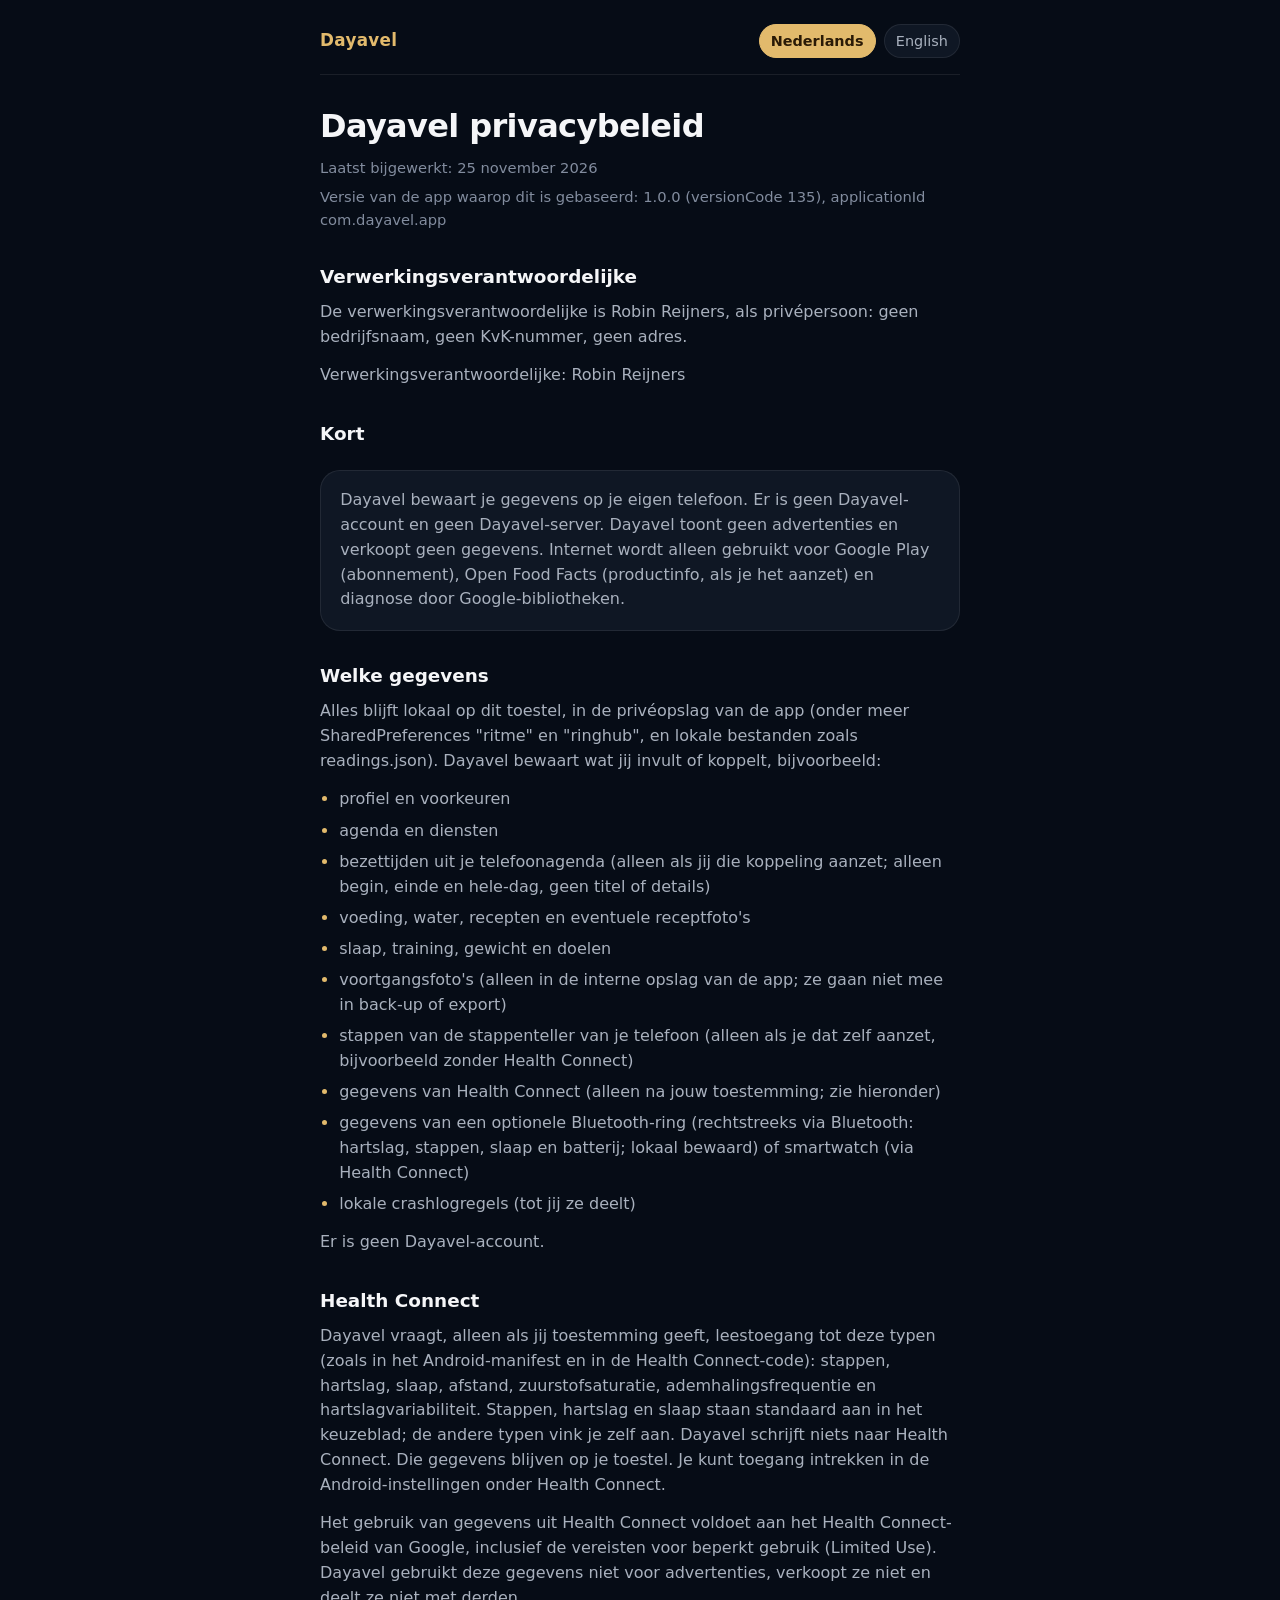
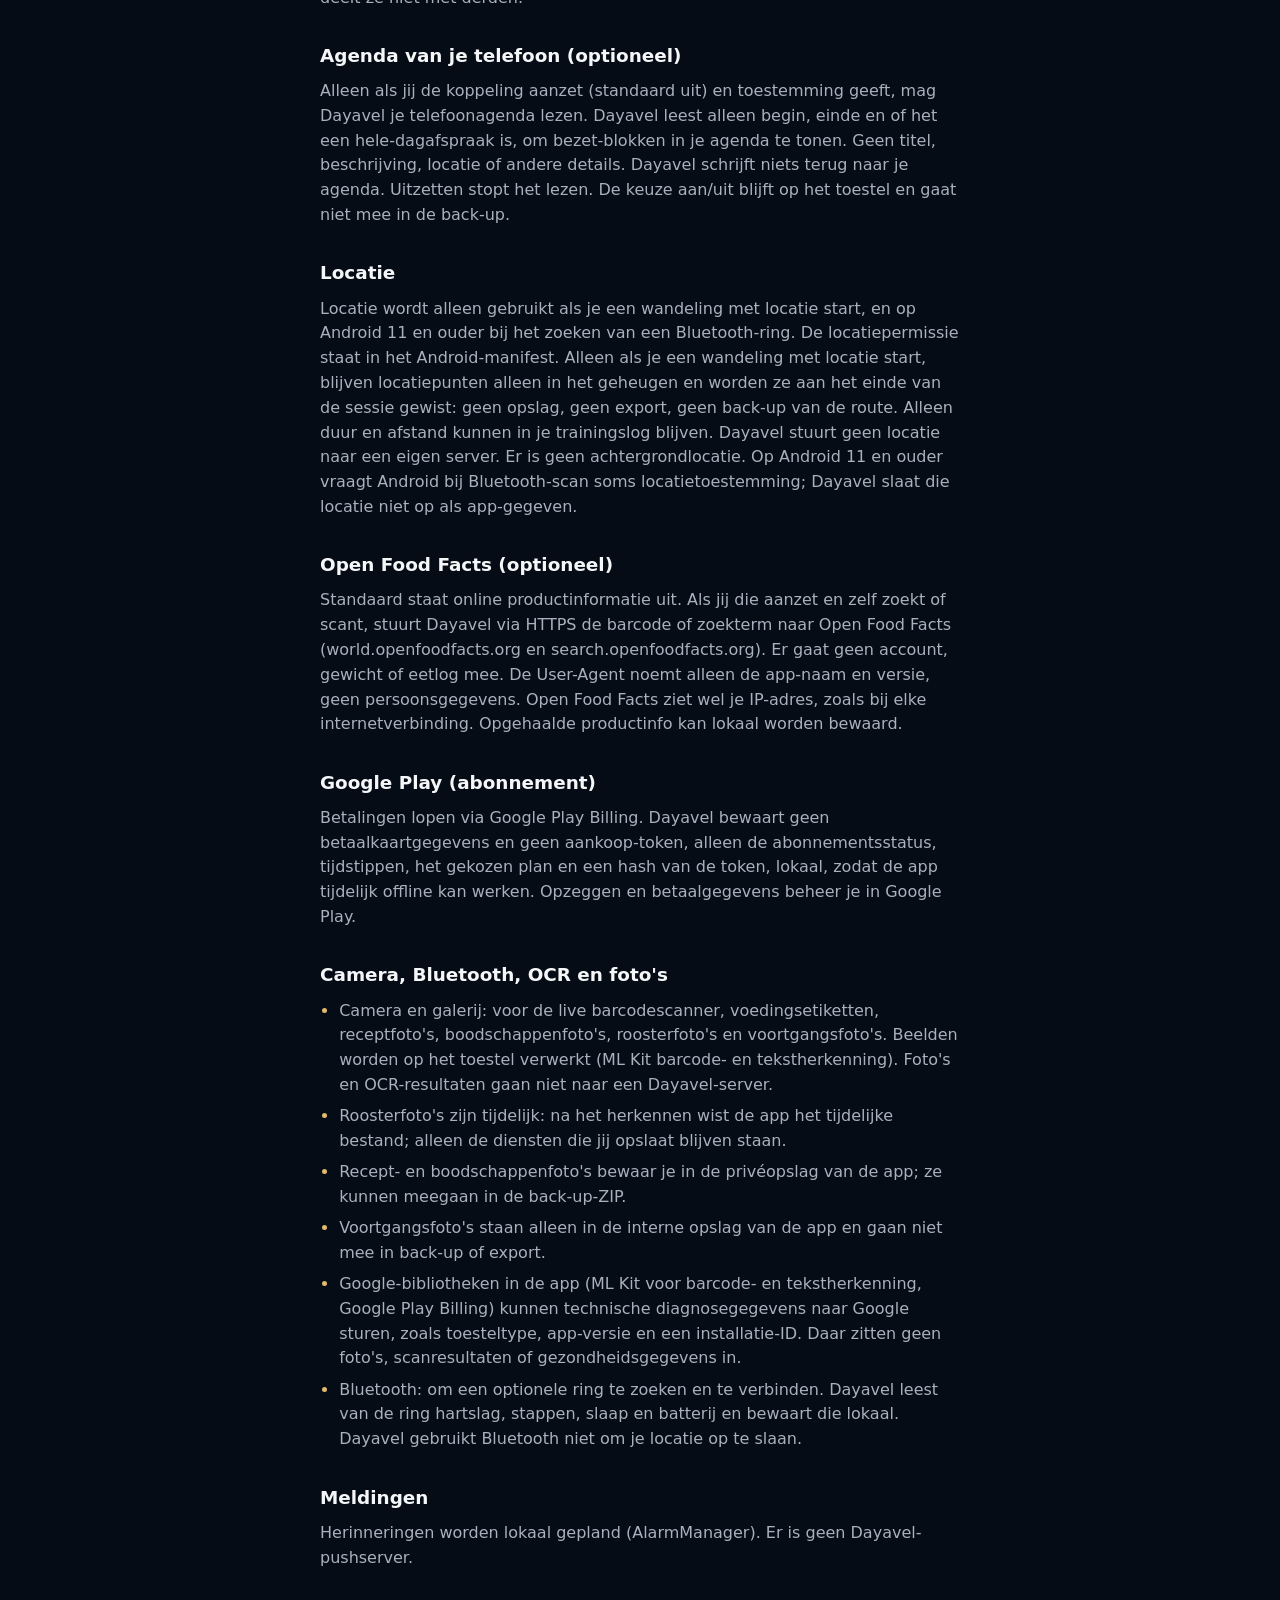
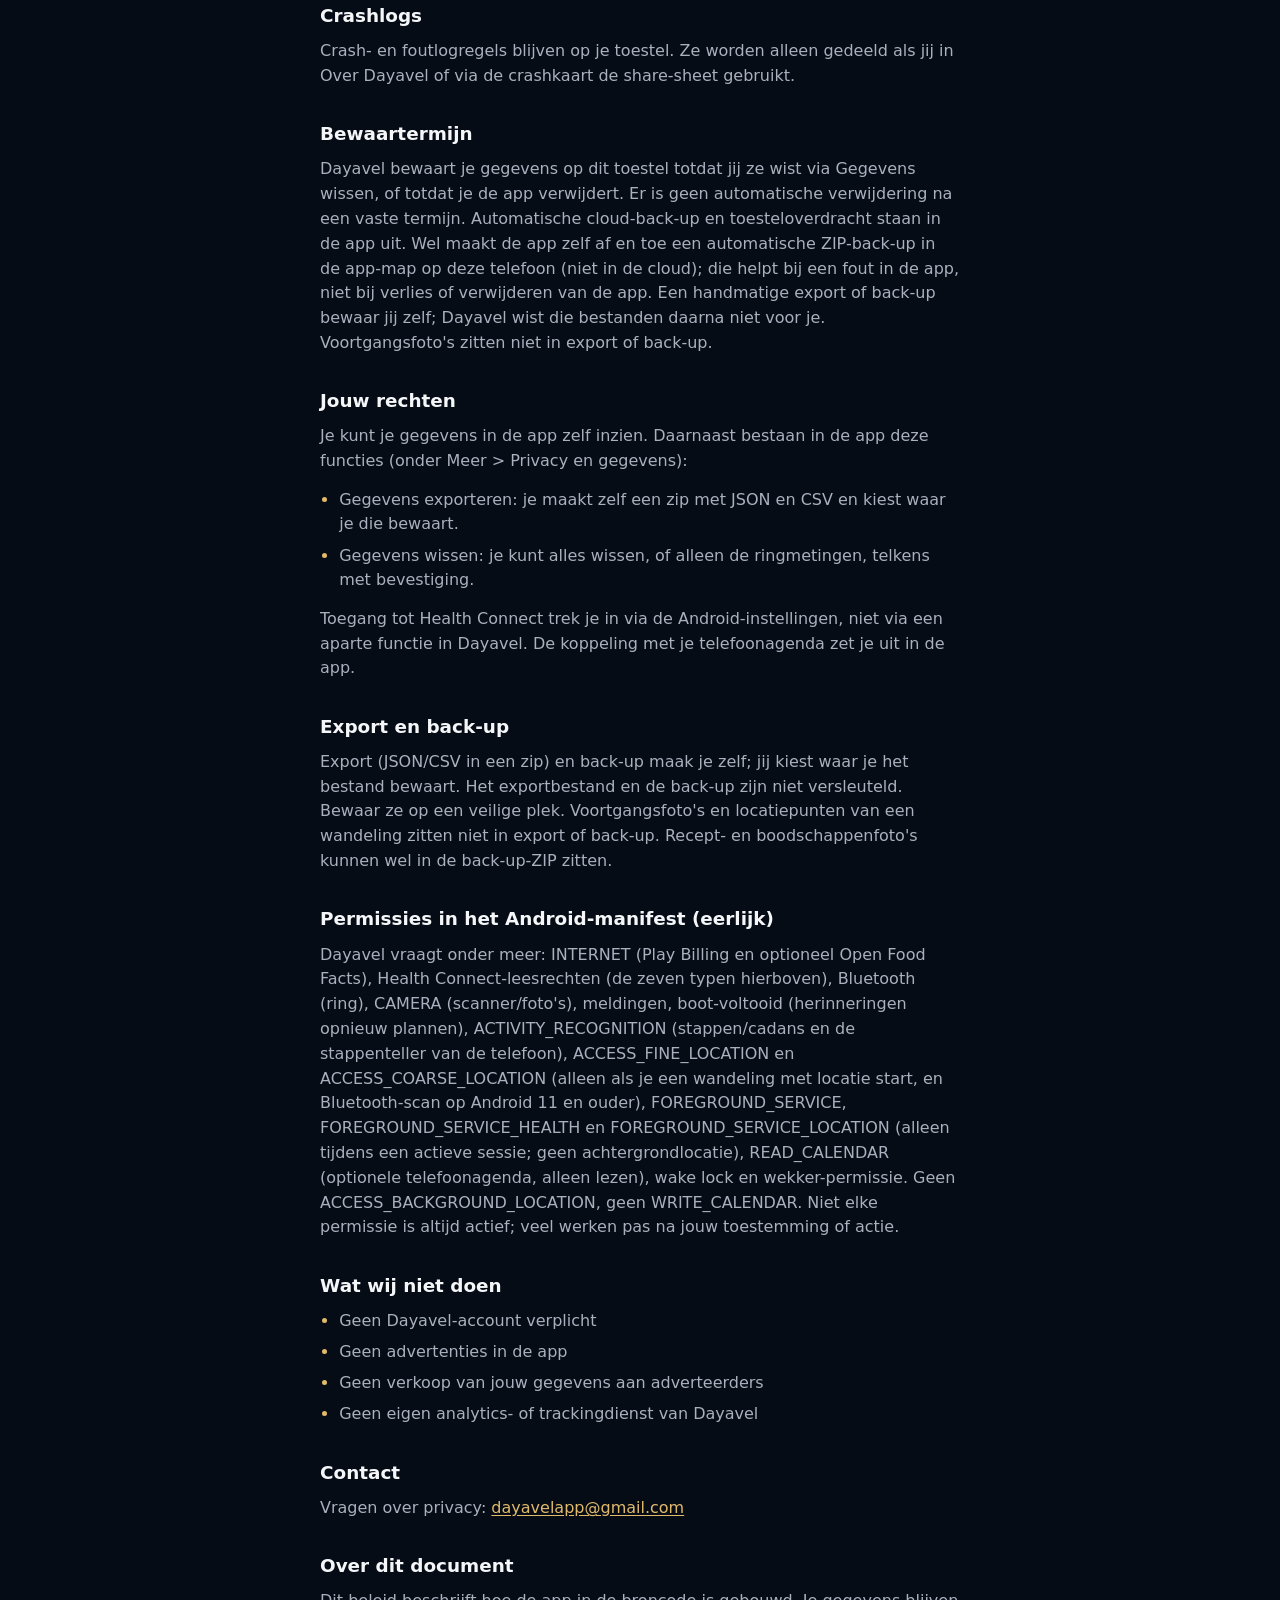
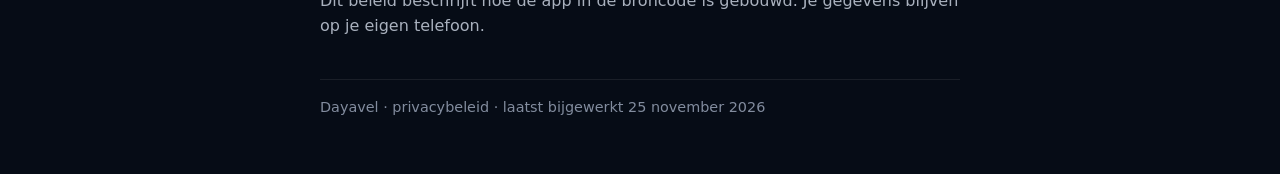
<file: index.html>
<!DOCTYPE html>
<html lang="nl">
<head>
  <meta charset="utf-8">
  <meta name="viewport" content="width=device-width, initial-scale=1">
  <title>Dayavel privacybeleid</title>
  <meta name="description" content="Privacybeleid van Dayavel. Je gegevens blijven op je eigen telefoon.">
  <link rel="stylesheet" href="style.css">
  <link rel="alternate" hreflang="nl" href="./">
  <link rel="alternate" hreflang="en" href="en/">
</head>
<body>
  <a class="skip" href="#inhoud">Naar de inhoud</a>
  <div class="wrap">
    <header class="top">
      <p class="merk">Dayavel</p>
      <nav class="talen" aria-label="Taal">
        <a href="./" aria-current="page" lang="nl" hreflang="nl">Nederlands</a>
        <a href="en/" lang="en" hreflang="en">English</a>
      </nav>
    </header>
    <main id="inhoud">
      <h1>Dayavel privacybeleid</h1>
      <p class="meta">Laatst bijgewerkt: 25 november 2026</p>
      <p class="meta">Versie van de app waarop dit is gebaseerd: 1.0.0 (versionCode 135), applicationId com.dayavel.app</p>

      <h2>Verwerkingsverantwoordelijke</h2>
      <p>De verwerkingsverantwoordelijke is Robin Reijners, als privépersoon: geen bedrijfsnaam, geen KvK-nummer, geen adres.</p>
      <p>Verwerkingsverantwoordelijke: Robin Reijners</p>
      <h2>Kort</h2>
      <p class="intro">Dayavel bewaart je gegevens op je eigen telefoon. Er is geen Dayavel-account en geen Dayavel-server. Dayavel toont geen advertenties en verkoopt geen gegevens. Internet wordt alleen gebruikt voor Google Play (abonnement), Open Food Facts (productinfo, als je het aanzet) en diagnose door Google-bibliotheken.</p>
      <h2>Welke gegevens</h2>
      <p>Alles blijft lokaal op dit toestel, in de privéopslag van de app (onder meer SharedPreferences &quot;ritme&quot; en &quot;ringhub&quot;, en lokale bestanden zoals readings.json). Dayavel bewaart wat jij invult of koppelt, bijvoorbeeld:</p>
      <ul>
        <li>profiel en voorkeuren</li>
        <li>agenda en diensten</li>
        <li>bezettijden uit je telefoonagenda (alleen als jij die koppeling aanzet; alleen begin, einde en hele-dag, geen titel of details)</li>
        <li>voeding, water, recepten en eventuele receptfoto&#x27;s</li>
        <li>slaap, training, gewicht en doelen</li>
        <li>voortgangsfoto&#x27;s (alleen in de interne opslag van de app; ze gaan niet mee in back-up of export)</li>
        <li>stappen van de stappenteller van je telefoon (alleen als je dat zelf aanzet, bijvoorbeeld zonder Health Connect)</li>
        <li>gegevens van Health Connect (alleen na jouw toestemming; zie hieronder)</li>
        <li>gegevens van een optionele Bluetooth-ring (rechtstreeks via Bluetooth: hartslag, stappen, slaap en batterij; lokaal bewaard) of smartwatch (via Health Connect)</li>
        <li>lokale crashlogregels (tot jij ze deelt)</li>
      </ul>
      <p>Er is geen Dayavel-account.</p>
      <h2>Health Connect</h2>
      <p>Dayavel vraagt, alleen als jij toestemming geeft, leestoegang tot deze typen (zoals in het Android-manifest en in de Health Connect-code): stappen, hartslag, slaap, afstand, zuurstofsaturatie, ademhalingsfrequentie en hartslagvariabiliteit. Stappen, hartslag en slaap staan standaard aan in het keuzeblad; de andere typen vink je zelf aan. Dayavel schrijft niets naar Health Connect. Die gegevens blijven op je toestel. Je kunt toegang intrekken in de Android-instellingen onder Health Connect.</p>
      <p>Het gebruik van gegevens uit Health Connect voldoet aan het Health Connect-beleid van Google, inclusief de vereisten voor beperkt gebruik (Limited Use). Dayavel gebruikt deze gegevens niet voor advertenties, verkoopt ze niet en deelt ze niet met derden.</p>
      <h2>Agenda van je telefoon (optioneel)</h2>
      <p>Alleen als jij de koppeling aanzet (standaard uit) en toestemming geeft, mag Dayavel je telefoonagenda lezen. Dayavel leest alleen begin, einde en of het een hele-dagafspraak is, om bezet-blokken in je agenda te tonen. Geen titel, beschrijving, locatie of andere details. Dayavel schrijft niets terug naar je agenda. Uitzetten stopt het lezen. De keuze aan/uit blijft op het toestel en gaat niet mee in de back-up.</p>
      <h2>Locatie</h2>
      <p>Locatie wordt alleen gebruikt als je een wandeling met locatie start, en op Android 11 en ouder bij het zoeken van een Bluetooth-ring. De locatiepermissie staat in het Android-manifest. Alleen als je een wandeling met locatie start, blijven locatiepunten alleen in het geheugen en worden ze aan het einde van de sessie gewist: geen opslag, geen export, geen back-up van de route. Alleen duur en afstand kunnen in je trainingslog blijven. Dayavel stuurt geen locatie naar een eigen server. Er is geen achtergrondlocatie. Op Android 11 en ouder vraagt Android bij Bluetooth-scan soms locatietoestemming; Dayavel slaat die locatie niet op als app-gegeven.</p>
      <h2>Open Food Facts (optioneel)</h2>
      <p>Standaard staat online productinformatie uit. Als jij die aanzet en zelf zoekt of scant, stuurt Dayavel via HTTPS de barcode of zoekterm naar Open Food Facts (world.openfoodfacts.org en search.openfoodfacts.org). Er gaat geen account, gewicht of eetlog mee. De User-Agent noemt alleen de app-naam en versie, geen persoonsgegevens. Open Food Facts ziet wel je IP-adres, zoals bij elke internetverbinding. Opgehaalde productinfo kan lokaal worden bewaard.</p>
      <h2>Google Play (abonnement)</h2>
      <p>Betalingen lopen via Google Play Billing. Dayavel bewaart geen betaalkaartgegevens en geen aankoop-token, alleen de abonnementsstatus, tijdstippen, het gekozen plan en een hash van de token, lokaal, zodat de app tijdelijk offline kan werken. Opzeggen en betaalgegevens beheer je in Google Play.</p>
      <h2>Camera, Bluetooth, OCR en foto&#x27;s</h2>
      <ul>
        <li>Camera en galerij: voor de live barcodescanner, voedingsetiketten, receptfoto&#x27;s, boodschappenfoto&#x27;s, roosterfoto&#x27;s en voortgangsfoto&#x27;s. Beelden worden op het toestel verwerkt (ML Kit barcode- en tekstherkenning). Foto&#x27;s en OCR-resultaten gaan niet naar een Dayavel-server.</li>
        <li>Roosterfoto&#x27;s zijn tijdelijk: na het herkennen wist de app het tijdelijke bestand; alleen de diensten die jij opslaat blijven staan.</li>
        <li>Recept- en boodschappenfoto&#x27;s bewaar je in de privéopslag van de app; ze kunnen meegaan in de back-up-ZIP.</li>
        <li>Voortgangsfoto&#x27;s staan alleen in de interne opslag van de app en gaan niet mee in back-up of export.</li>
        <li>Google-bibliotheken in de app (ML Kit voor barcode- en tekstherkenning, Google Play Billing) kunnen technische diagnosegegevens naar Google sturen, zoals toesteltype, app-versie en een installatie-ID. Daar zitten geen foto&#x27;s, scanresultaten of gezondheidsgegevens in.</li>
        <li>Bluetooth: om een optionele ring te zoeken en te verbinden. Dayavel leest van de ring hartslag, stappen, slaap en batterij en bewaart die lokaal. Dayavel gebruikt Bluetooth niet om je locatie op te slaan.</li>
      </ul>
      <h2>Meldingen</h2>
      <p>Herinneringen worden lokaal gepland (AlarmManager). Er is geen Dayavel-pushserver.</p>
      <h2>Crashlogs</h2>
      <p>Crash- en foutlogregels blijven op je toestel. Ze worden alleen gedeeld als jij in Over Dayavel of via de crashkaart de share-sheet gebruikt.</p>
      <h2>Bewaartermijn</h2>
      <p>Dayavel bewaart je gegevens op dit toestel totdat jij ze wist via Gegevens wissen, of totdat je de app verwijdert. Er is geen automatische verwijdering na een vaste termijn. Automatische cloud-back-up en toesteloverdracht staan in de app uit. Wel maakt de app zelf af en toe een automatische ZIP-back-up in de app-map op deze telefoon (niet in de cloud); die helpt bij een fout in de app, niet bij verlies of verwijderen van de app. Een handmatige export of back-up bewaar jij zelf; Dayavel wist die bestanden daarna niet voor je. Voortgangsfoto&#x27;s zitten niet in export of back-up.</p>
      <h2>Jouw rechten</h2>
      <p>Je kunt je gegevens in de app zelf inzien. Daarnaast bestaan in de app deze functies (onder Meer &gt; Privacy en gegevens):</p>
      <ul>
        <li>Gegevens exporteren: je maakt zelf een zip met JSON en CSV en kiest waar je die bewaart.</li>
        <li>Gegevens wissen: je kunt alles wissen, of alleen de ringmetingen, telkens met bevestiging.</li>
      </ul>
      <p>Toegang tot Health Connect trek je in via de Android-instellingen, niet via een aparte functie in Dayavel. De koppeling met je telefoonagenda zet je uit in de app.</p>
      <h2>Export en back-up</h2>
      <p>Export (JSON/CSV in een zip) en back-up maak je zelf; jij kiest waar je het bestand bewaart. Het exportbestand en de back-up zijn niet versleuteld. Bewaar ze op een veilige plek. Voortgangsfoto&#x27;s en locatiepunten van een wandeling zitten niet in export of back-up. Recept- en boodschappenfoto&#x27;s kunnen wel in de back-up-ZIP zitten.</p>
      <h2>Permissies in het Android-manifest (eerlijk)</h2>
      <p>Dayavel vraagt onder meer: INTERNET (Play Billing en optioneel Open Food Facts), Health Connect-leesrechten (de zeven typen hierboven), Bluetooth (ring), CAMERA (scanner/foto&#x27;s), meldingen, boot-voltooid (herinneringen opnieuw plannen), ACTIVITY_RECOGNITION (stappen/cadans en de stappenteller van de telefoon), ACCESS_FINE_LOCATION en ACCESS_COARSE_LOCATION (alleen als je een wandeling met locatie start, en Bluetooth-scan op Android 11 en ouder), FOREGROUND_SERVICE, FOREGROUND_SERVICE_HEALTH en FOREGROUND_SERVICE_LOCATION (alleen tijdens een actieve sessie; geen achtergrondlocatie), READ_CALENDAR (optionele telefoonagenda, alleen lezen), wake lock en wekker-permissie. Geen ACCESS_BACKGROUND_LOCATION, geen WRITE_CALENDAR. Niet elke permissie is altijd actief; veel werken pas na jouw toestemming of actie.</p>
      <h2>Wat wij niet doen</h2>
      <ul>
        <li>Geen Dayavel-account verplicht</li>
        <li>Geen advertenties in de app</li>
        <li>Geen verkoop van jouw gegevens aan adverteerders</li>
        <li>Geen eigen analytics- of trackingdienst van Dayavel</li>
      </ul>
      <h2>Contact</h2>
      <p>Vragen over privacy: <a href="mailto:dayavelapp@gmail.com">dayavelapp@gmail.com</a></p>
      <h2>Over dit document</h2>
      <p>Dit beleid beschrijft hoe de app in de broncode is gebouwd. Je gegevens blijven op je eigen telefoon.</p>
    </main>
    <footer class="eind">
      <p>Dayavel · privacybeleid · laatst bijgewerkt 25 november 2026</p>
    </footer>
  </div>
</body>
</html>
</file>
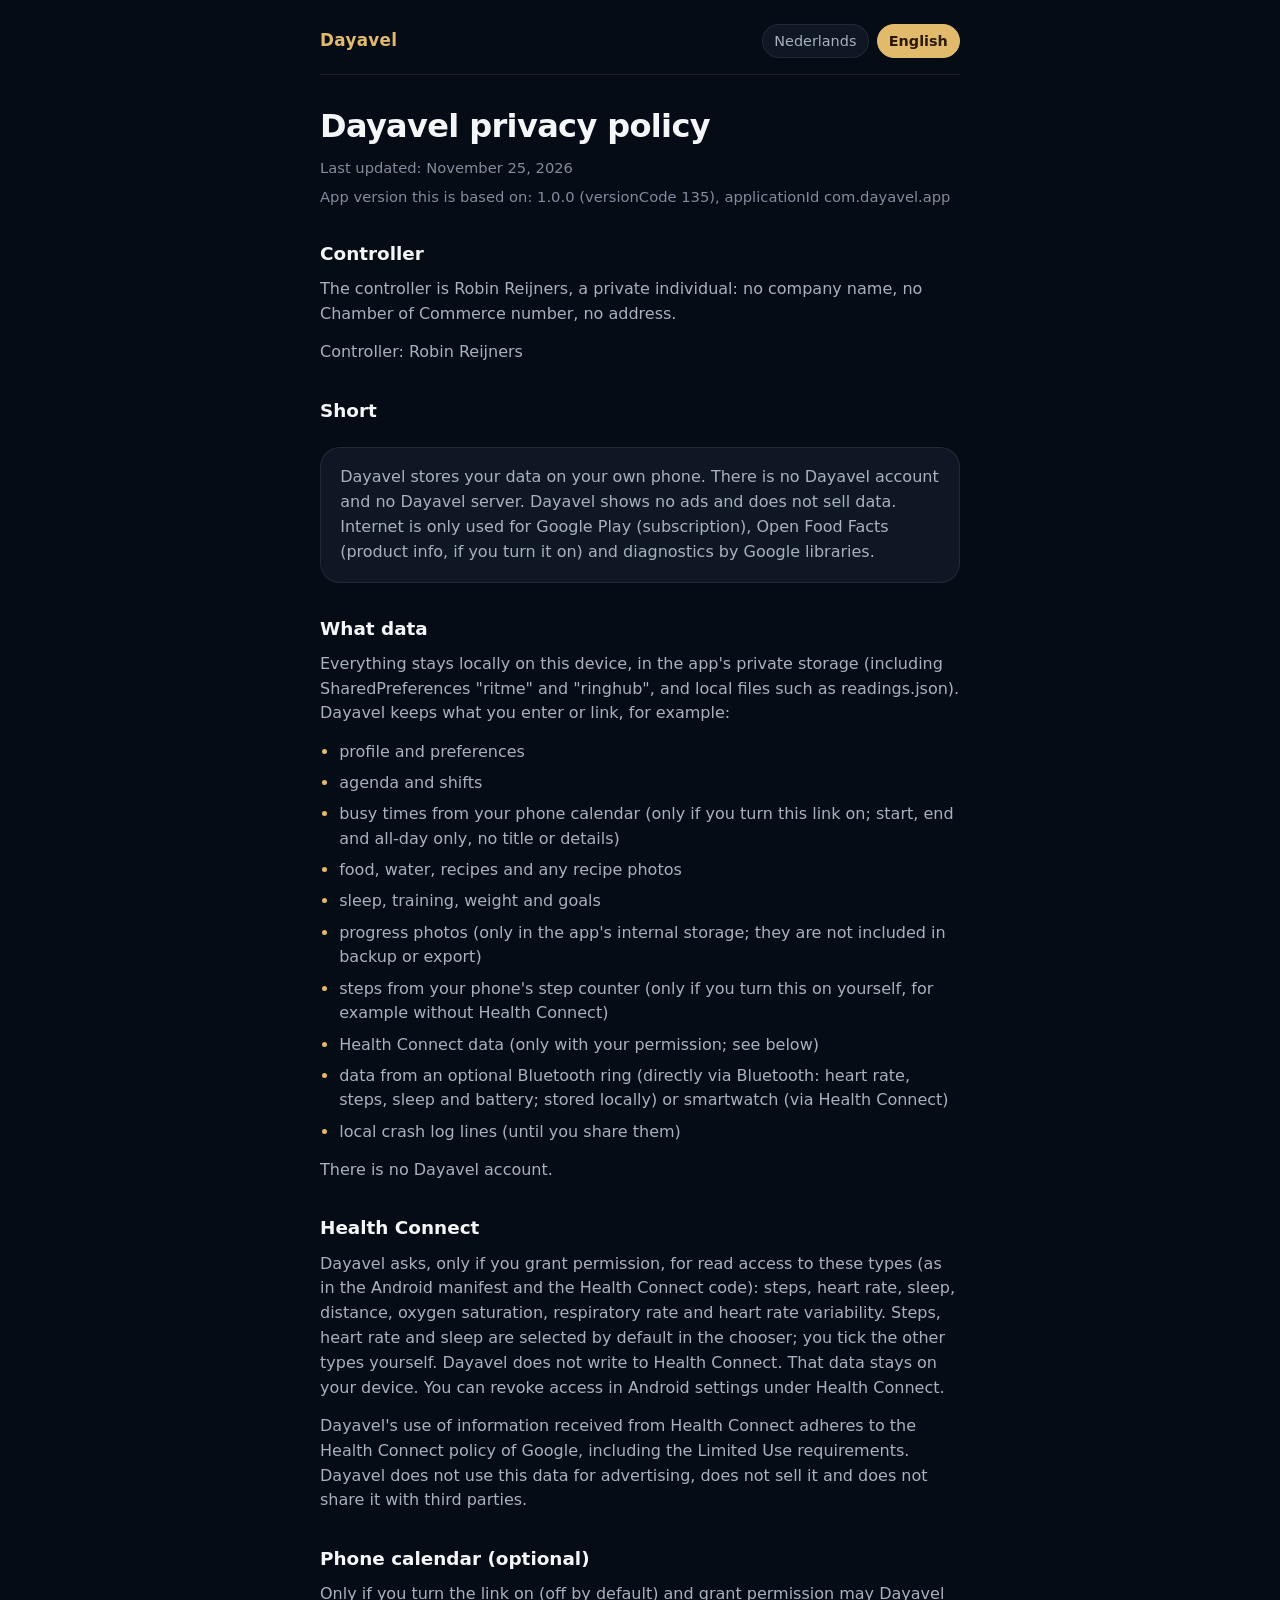
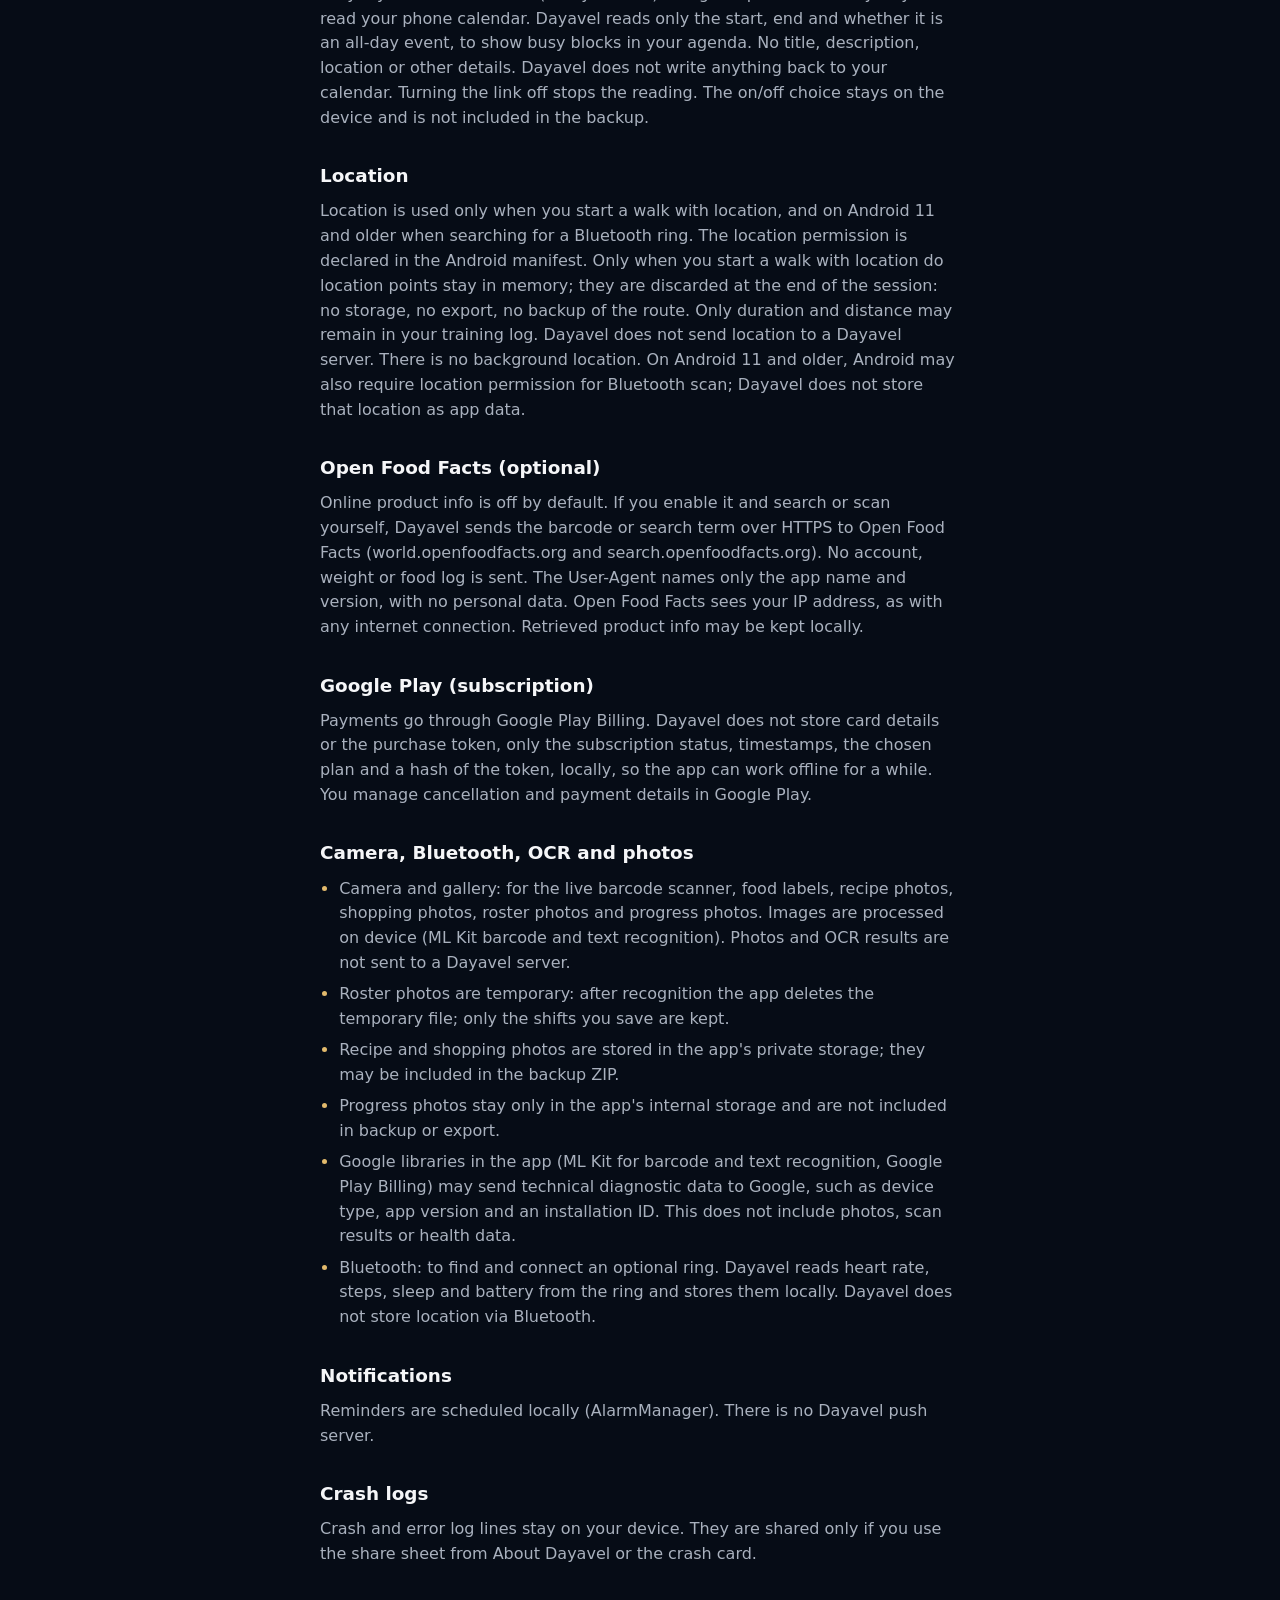
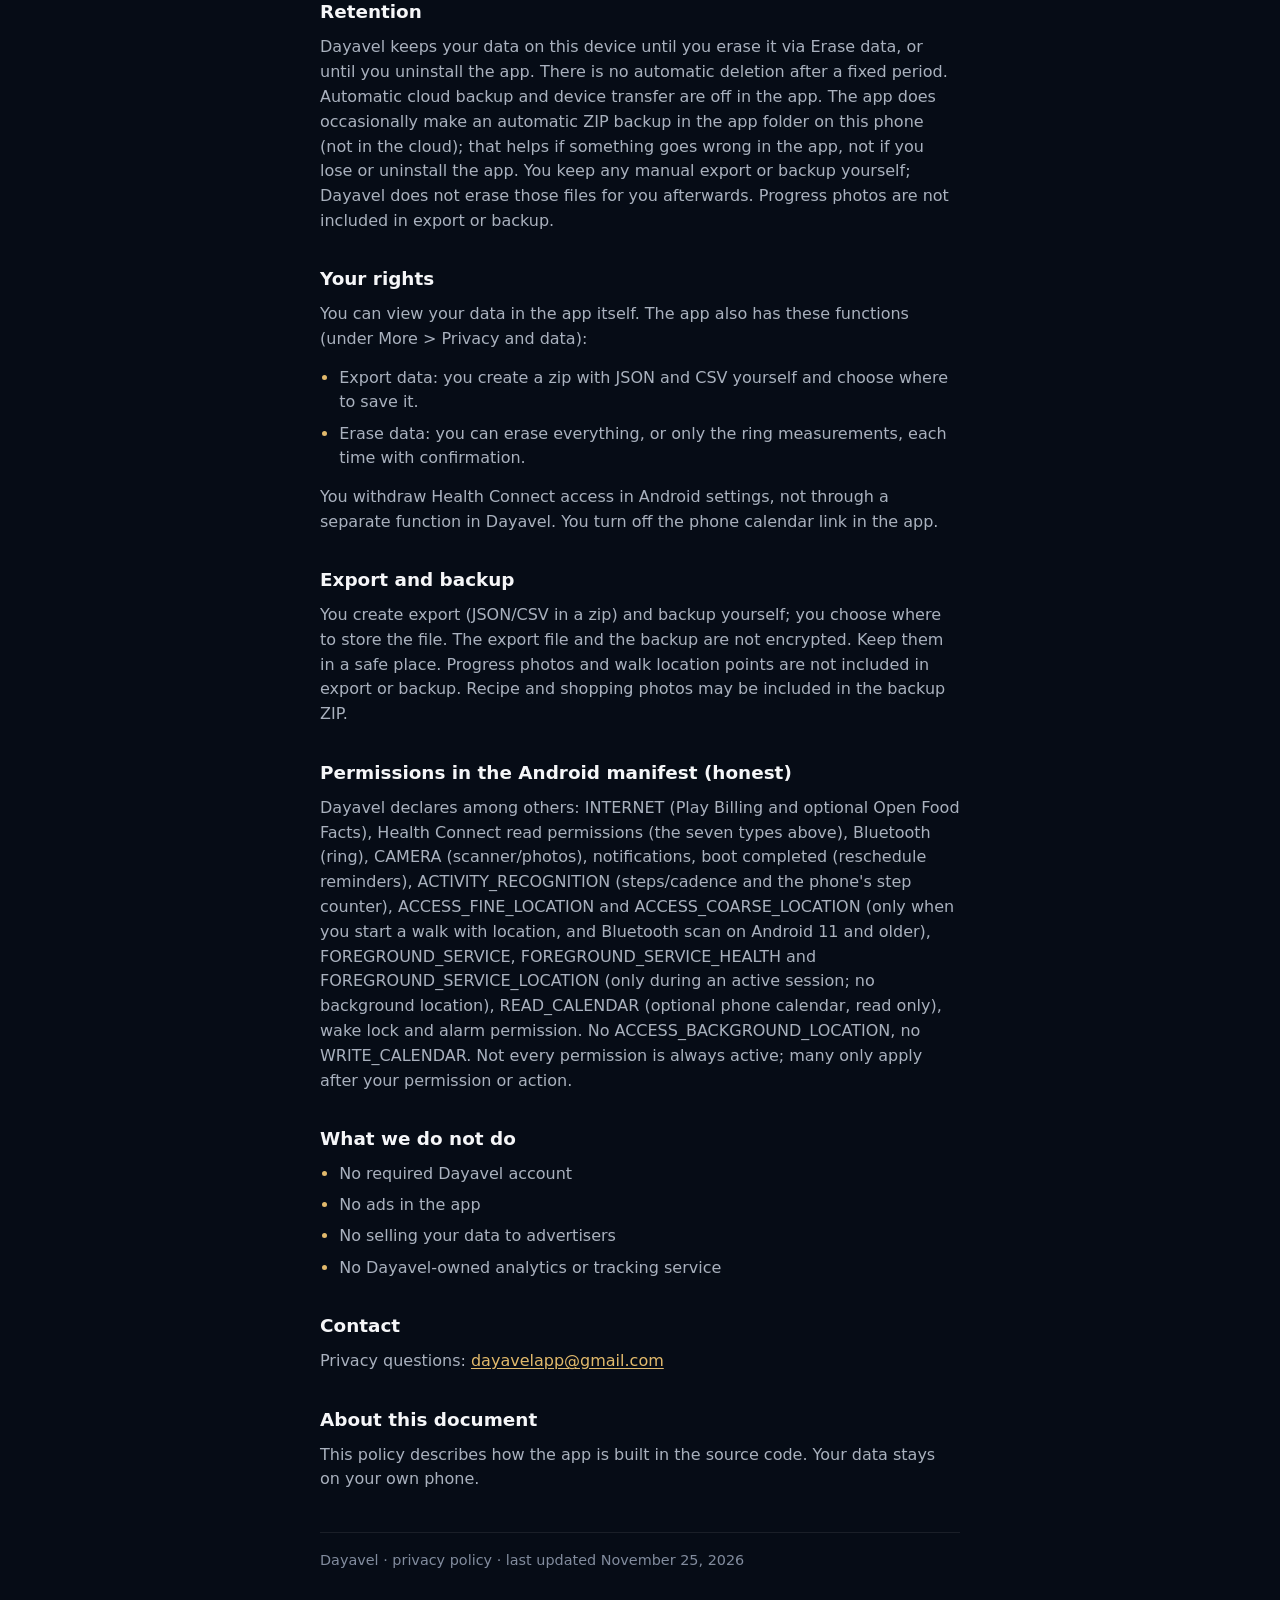
<file: en/index.html>
<!DOCTYPE html>
<html lang="en">
<head>
  <meta charset="utf-8">
  <meta name="viewport" content="width=device-width, initial-scale=1">
  <title>Dayavel privacy policy</title>
  <meta name="description" content="Dayavel privacy policy. Your data stays on your own phone.">
  <link rel="stylesheet" href="../style.css">
  <link rel="alternate" hreflang="en" href="./">
  <link rel="alternate" hreflang="nl" href="../">
</head>
<body>
  <a class="skip" href="#content">Skip to content</a>
  <div class="wrap">
    <header class="top">
      <p class="merk">Dayavel</p>
      <nav class="talen" aria-label="Language">
        <a href="../" lang="nl" hreflang="nl">Nederlands</a>
        <a href="./" aria-current="page" lang="en" hreflang="en">English</a>
      </nav>
    </header>
    <main id="content">
      <h1>Dayavel privacy policy</h1>
      <p class="meta">Last updated: November 25, 2026</p>
      <p class="meta">App version this is based on: 1.0.0 (versionCode 135), applicationId com.dayavel.app</p>

      <h2>Controller</h2>
      <p>The controller is Robin Reijners, a private individual: no company name, no Chamber of Commerce number, no address.</p>
      <p>Controller: Robin Reijners</p>
      <h2>Short</h2>
      <p class="intro">Dayavel stores your data on your own phone. There is no Dayavel account and no Dayavel server. Dayavel shows no ads and does not sell data. Internet is only used for Google Play (subscription), Open Food Facts (product info, if you turn it on) and diagnostics by Google libraries.</p>
      <h2>What data</h2>
      <p>Everything stays locally on this device, in the app&#x27;s private storage (including SharedPreferences &quot;ritme&quot; and &quot;ringhub&quot;, and local files such as readings.json). Dayavel keeps what you enter or link, for example:</p>
      <ul>
        <li>profile and preferences</li>
        <li>agenda and shifts</li>
        <li>busy times from your phone calendar (only if you turn this link on; start, end and all-day only, no title or details)</li>
        <li>food, water, recipes and any recipe photos</li>
        <li>sleep, training, weight and goals</li>
        <li>progress photos (only in the app&#x27;s internal storage; they are not included in backup or export)</li>
        <li>steps from your phone&#x27;s step counter (only if you turn this on yourself, for example without Health Connect)</li>
        <li>Health Connect data (only with your permission; see below)</li>
        <li>data from an optional Bluetooth ring (directly via Bluetooth: heart rate, steps, sleep and battery; stored locally) or smartwatch (via Health Connect)</li>
        <li>local crash log lines (until you share them)</li>
      </ul>
      <p>There is no Dayavel account.</p>
      <h2>Health Connect</h2>
      <p>Dayavel asks, only if you grant permission, for read access to these types (as in the Android manifest and the Health Connect code): steps, heart rate, sleep, distance, oxygen saturation, respiratory rate and heart rate variability. Steps, heart rate and sleep are selected by default in the chooser; you tick the other types yourself. Dayavel does not write to Health Connect. That data stays on your device. You can revoke access in Android settings under Health Connect.</p>
      <p>Dayavel&#x27;s use of information received from Health Connect adheres to the Health Connect policy of Google, including the Limited Use requirements. Dayavel does not use this data for advertising, does not sell it and does not share it with third parties.</p>
      <h2>Phone calendar (optional)</h2>
      <p>Only if you turn the link on (off by default) and grant permission may Dayavel read your phone calendar. Dayavel reads only the start, end and whether it is an all-day event, to show busy blocks in your agenda. No title, description, location or other details. Dayavel does not write anything back to your calendar. Turning the link off stops the reading. The on/off choice stays on the device and is not included in the backup.</p>
      <h2>Location</h2>
      <p>Location is used only when you start a walk with location, and on Android 11 and older when searching for a Bluetooth ring. The location permission is declared in the Android manifest. Only when you start a walk with location do location points stay in memory; they are discarded at the end of the session: no storage, no export, no backup of the route. Only duration and distance may remain in your training log. Dayavel does not send location to a Dayavel server. There is no background location. On Android 11 and older, Android may also require location permission for Bluetooth scan; Dayavel does not store that location as app data.</p>
      <h2>Open Food Facts (optional)</h2>
      <p>Online product info is off by default. If you enable it and search or scan yourself, Dayavel sends the barcode or search term over HTTPS to Open Food Facts (world.openfoodfacts.org and search.openfoodfacts.org). No account, weight or food log is sent. The User-Agent names only the app name and version, with no personal data. Open Food Facts sees your IP address, as with any internet connection. Retrieved product info may be kept locally.</p>
      <h2>Google Play (subscription)</h2>
      <p>Payments go through Google Play Billing. Dayavel does not store card details or the purchase token, only the subscription status, timestamps, the chosen plan and a hash of the token, locally, so the app can work offline for a while. You manage cancellation and payment details in Google Play.</p>
      <h2>Camera, Bluetooth, OCR and photos</h2>
      <ul>
        <li>Camera and gallery: for the live barcode scanner, food labels, recipe photos, shopping photos, roster photos and progress photos. Images are processed on device (ML Kit barcode and text recognition). Photos and OCR results are not sent to a Dayavel server.</li>
        <li>Roster photos are temporary: after recognition the app deletes the temporary file; only the shifts you save are kept.</li>
        <li>Recipe and shopping photos are stored in the app&#x27;s private storage; they may be included in the backup ZIP.</li>
        <li>Progress photos stay only in the app&#x27;s internal storage and are not included in backup or export.</li>
        <li>Google libraries in the app (ML Kit for barcode and text recognition, Google Play Billing) may send technical diagnostic data to Google, such as device type, app version and an installation ID. This does not include photos, scan results or health data.</li>
        <li>Bluetooth: to find and connect an optional ring. Dayavel reads heart rate, steps, sleep and battery from the ring and stores them locally. Dayavel does not store location via Bluetooth.</li>
      </ul>
      <h2>Notifications</h2>
      <p>Reminders are scheduled locally (AlarmManager). There is no Dayavel push server.</p>
      <h2>Crash logs</h2>
      <p>Crash and error log lines stay on your device. They are shared only if you use the share sheet from About Dayavel or the crash card.</p>
      <h2>Retention</h2>
      <p>Dayavel keeps your data on this device until you erase it via Erase data, or until you uninstall the app. There is no automatic deletion after a fixed period. Automatic cloud backup and device transfer are off in the app. The app does occasionally make an automatic ZIP backup in the app folder on this phone (not in the cloud); that helps if something goes wrong in the app, not if you lose or uninstall the app. You keep any manual export or backup yourself; Dayavel does not erase those files for you afterwards. Progress photos are not included in export or backup.</p>
      <h2>Your rights</h2>
      <p>You can view your data in the app itself. The app also has these functions (under More &gt; Privacy and data):</p>
      <ul>
        <li>Export data: you create a zip with JSON and CSV yourself and choose where to save it.</li>
        <li>Erase data: you can erase everything, or only the ring measurements, each time with confirmation.</li>
      </ul>
      <p>You withdraw Health Connect access in Android settings, not through a separate function in Dayavel. You turn off the phone calendar link in the app.</p>
      <h2>Export and backup</h2>
      <p>You create export (JSON/CSV in a zip) and backup yourself; you choose where to store the file. The export file and the backup are not encrypted. Keep them in a safe place. Progress photos and walk location points are not included in export or backup. Recipe and shopping photos may be included in the backup ZIP.</p>
      <h2>Permissions in the Android manifest (honest)</h2>
      <p>Dayavel declares among others: INTERNET (Play Billing and optional Open Food Facts), Health Connect read permissions (the seven types above), Bluetooth (ring), CAMERA (scanner/photos), notifications, boot completed (reschedule reminders), ACTIVITY_RECOGNITION (steps/cadence and the phone&#x27;s step counter), ACCESS_FINE_LOCATION and ACCESS_COARSE_LOCATION (only when you start a walk with location, and Bluetooth scan on Android 11 and older), FOREGROUND_SERVICE, FOREGROUND_SERVICE_HEALTH and FOREGROUND_SERVICE_LOCATION (only during an active session; no background location), READ_CALENDAR (optional phone calendar, read only), wake lock and alarm permission. No ACCESS_BACKGROUND_LOCATION, no WRITE_CALENDAR. Not every permission is always active; many only apply after your permission or action.</p>
      <h2>What we do not do</h2>
      <ul>
        <li>No required Dayavel account</li>
        <li>No ads in the app</li>
        <li>No selling your data to advertisers</li>
        <li>No Dayavel-owned analytics or tracking service</li>
      </ul>
      <h2>Contact</h2>
      <p>Privacy questions: <a href="mailto:dayavelapp@gmail.com">dayavelapp@gmail.com</a></p>
      <h2>About this document</h2>
      <p>This policy describes how the app is built in the source code. Your data stays on your own phone.</p>
    </main>
    <footer class="eind">
      <p>Dayavel · privacy policy · last updated November 25, 2026</p>
    </footer>
  </div>
</body>
</html>
</file>
<file: style.css>
/* Dayavel privacy policy — kleuren uit app-thema (GoudTokens / DsKleur).
   Navy #060C16, vlak #0F1724 / #152033, tekst #F5F6F8 / #A9B1BE / #828C9E,
   accent #E2BA6C, knoptekst #2A1A06. Geen externe fonts, CDN's of trackers. */

:root {
  --navy: #060c16;
  --vlak1: #0f1724;
  --vlak2: #152033;
  --tekst: #f5f6f8;
  --tekst-sec: #a9b1be;
  --tekst-ter: #828c9e;
  --accent: #e2ba6c;
  --accent-tekst: #2a1a06;
  --rand: rgba(255, 255, 255, 0.08);
  --radius: 20px;
  --maat: 40rem;
}

*,
*::before,
*::after {
  box-sizing: border-box;
}

html {
  background: var(--navy);
  color: var(--tekst);
  -webkit-text-size-adjust: 100%;
}

body {
  margin: 0;
  min-height: 100vh;
  font-family: system-ui, "Segoe UI", Roboto, Helvetica, Arial, sans-serif;
  font-size: 1rem;
  line-height: 1.55;
  background: var(--navy);
  color: var(--tekst);
}

a {
  color: var(--accent);
  text-underline-offset: 0.15em;
}

a:hover,
a:focus-visible {
  color: #ffe8aa;
}

a:focus-visible {
  outline: 2px solid var(--accent);
  outline-offset: 3px;
}

.skip {
  position: absolute;
  left: 0.75rem;
  top: 0.75rem;
  transform: translateY(-200%);
  background: var(--accent);
  color: var(--accent-tekst);
  padding: 0.4rem 0.7rem;
  border-radius: 8px;
  font-weight: 600;
  z-index: 2;
}

.skip:focus {
  transform: none;
}

.wrap {
  width: min(var(--maat), calc(100% - 2.5rem));
  margin: 0 auto;
  padding: 1.5rem 0 3.5rem;
}

header.top {
  display: flex;
  flex-wrap: wrap;
  align-items: baseline;
  justify-content: space-between;
  gap: 0.75rem 1.25rem;
  margin-bottom: 2rem;
  padding-bottom: 1rem;
  border-bottom: 1px solid var(--rand);
}

.merk {
  margin: 0;
  font-size: 1.05rem;
  font-weight: 650;
  letter-spacing: 0.02em;
  color: var(--accent);
}

nav.talen {
  display: flex;
  gap: 0.5rem;
  font-size: 0.9rem;
}

nav.talen a {
  display: inline-block;
  padding: 0.3rem 0.7rem;
  border-radius: 999px;
  text-decoration: none;
  color: var(--tekst-sec);
  border: 1px solid var(--rand);
  background: var(--vlak1);
}

nav.talen a:hover,
nav.talen a:focus-visible {
  color: var(--tekst);
  border-color: var(--accent);
}

nav.talen a[aria-current="page"] {
  background: var(--accent);
  color: var(--accent-tekst);
  border-color: var(--accent);
  font-weight: 650;
}

nav.talen a[aria-current="page"]:hover,
nav.talen a[aria-current="page"]:focus-visible {
  color: var(--accent-tekst);
}

main h1 {
  margin: 0 0 0.75rem;
  font-size: clamp(1.6rem, 4vw, 2rem);
  line-height: 1.2;
  font-weight: 650;
  letter-spacing: -0.02em;
}

.meta {
  margin: 0 0 0.35rem;
  color: var(--tekst-ter);
  font-size: 0.92rem;
}

.intro {
  margin: 1.5rem 0 0;
  padding: 1.1rem 1.2rem;
  background: var(--vlak1);
  border: 1px solid var(--rand);
  border-radius: var(--radius);
  color: var(--tekst-sec);
}

h2 {
  margin: 2.1rem 0 0.7rem;
  font-size: 1.15rem;
  line-height: 1.3;
  font-weight: 650;
  color: var(--tekst);
}

p {
  margin: 0 0 0.85rem;
  color: var(--tekst-sec);
}

ul {
  margin: 0 0 0.85rem;
  padding: 0 0 0 1.2rem;
  color: var(--tekst-sec);
}

li {
  margin: 0 0 0.4rem;
}

li::marker {
  color: var(--accent);
}

footer.eind {
  margin-top: 2.5rem;
  padding-top: 1rem;
  border-top: 1px solid var(--rand);
  color: var(--tekst-ter);
  font-size: 0.9rem;
}

footer.eind p {
  color: inherit;
  margin: 0;
}

@media (max-width: 40rem) {
  .wrap {
    width: calc(100% - 2rem);
  }
}

@media print {
  :root {
    --navy: #ffffff;
    --vlak1: #f4f4f4;
    --vlak2: #eeeeee;
    --tekst: #111111;
    --tekst-sec: #222222;
    --tekst-ter: #444444;
    --accent: #7a5a18;
    --accent-tekst: #111111;
    --rand: #cccccc;
  }

  html,
  body {
    background: #fff;
    color: #111;
  }

  a {
    color: inherit;
    text-decoration: underline;
  }

  nav.talen,
  .skip {
    display: none;
  }
}
</file>
